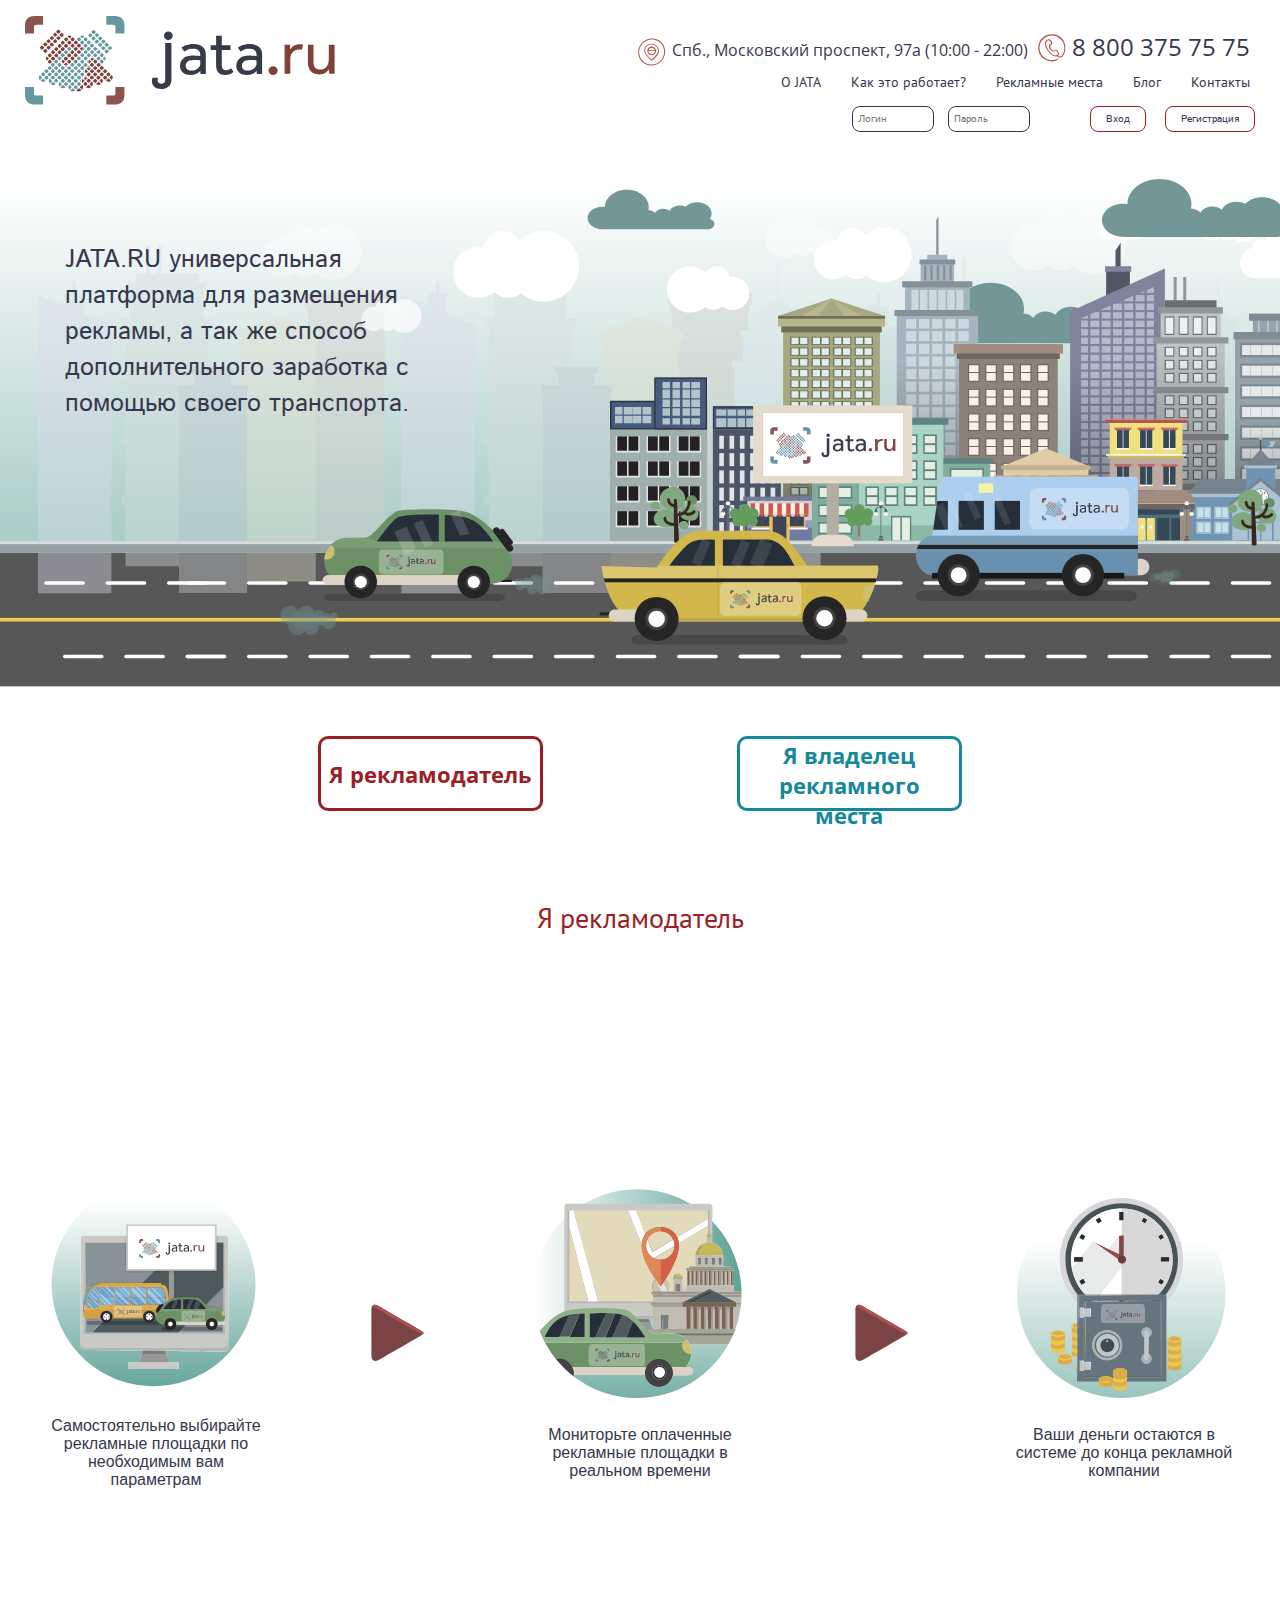
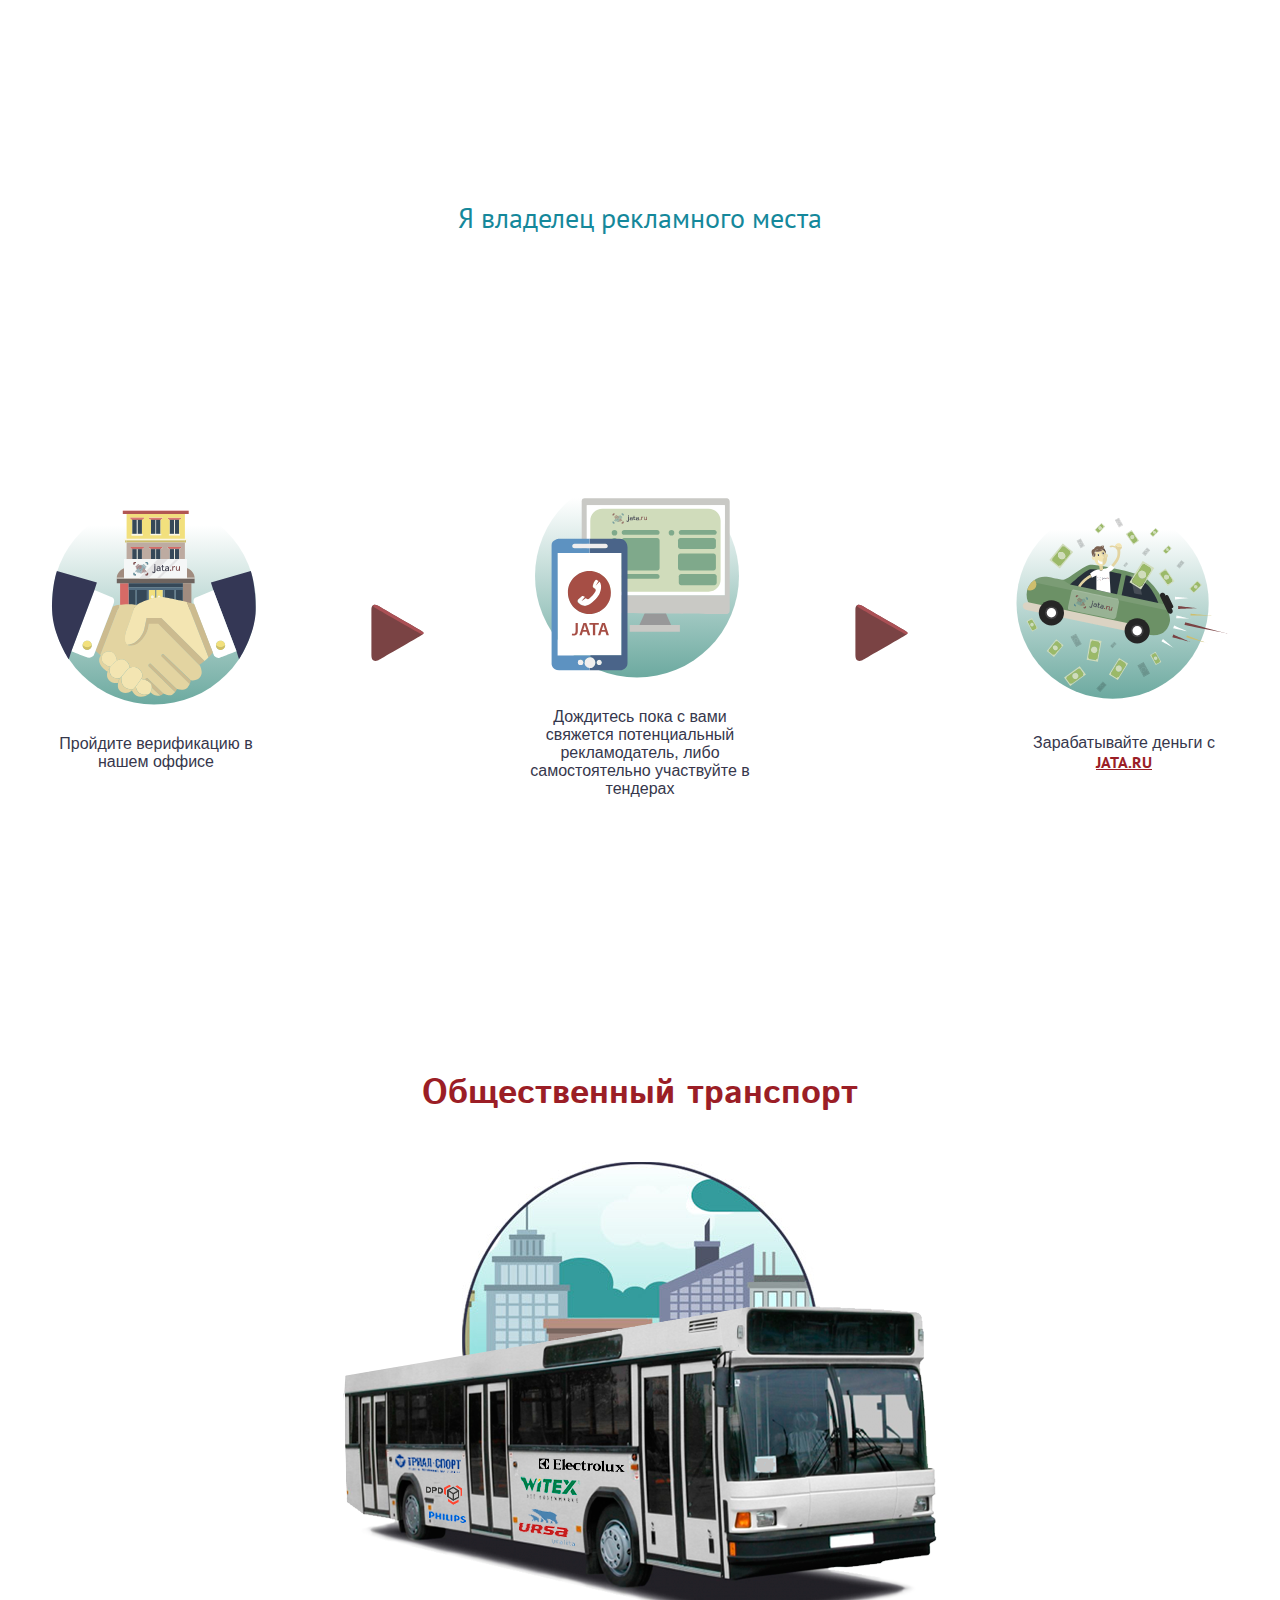
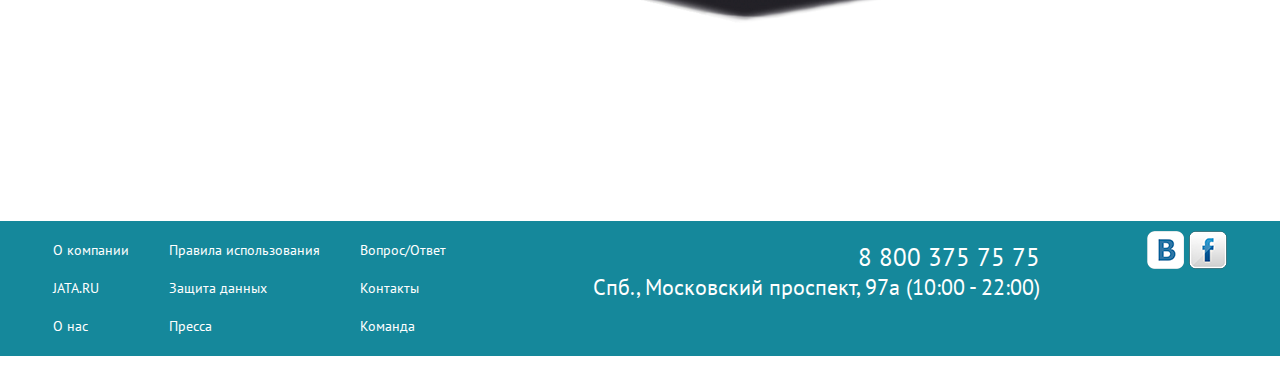
<file: index.html>
<!DOCTYPE html>
<html lang="en">
<head>
  <meta charset="UTF-8">
  <link rel="stylesheet" href="css/styles.css">
  <title>Dashboard</title>
</head>
<body>
<div class="body-wrapper">
  <div class="container">
    <header class="main-header main-header--index clearfix">
      <a href="/" class="logo">
        <img class="logo_img" src="./i/jata-logo.svg">
      </a>

      <div class="header-block">
        <address class="header-contacts">
          <div class="header-address ico-before ico-before-header ico-address">
            Cпб., Московский проспект, 97а (10:00 - 22:00)
          </div>
          <a href="tel:+78003757575" class="header-tel ico-before ico-before-header ico-phone">
            8 800 375 75 75
          </a>
        </address>

        <nav class="main-menu">
          <ul class="main-menu-list">
            <li class="main-menu-list__item">
              <a href="#" class="main-menu-list__link">О JATA</a>
            </li>
            <li class="main-menu-list__item">
              <a href="#" class="main-menu-list__link">Как это работает?</a>
            </li>
            <li class="main-menu-list__item">
              <a href="#" class="main-menu-list__link">Рекламные места</a>
            </li>
            <li class="main-menu-list__item">
              <a href="#" class="main-menu-list__link">Блог</a>
            </li>
            <li class="main-menu-list__item">
              <a href="#" class="main-menu-list__link">Контакты</a>
            </li>
          </ul>
        </nav>

        <form class="header-login">
          <input type="text" name="login" class="header-login__input" placeholder="Логин">
          <input type="password" name="password" class="header-login__input" placeholder="Пароль">


          <input type="submit" class="btn-red header-login__submit" value="Вход">

          <button class="btn-red">Регистрация</button>

        </form>
      </div>
    </header>

    <main class="main-index">
      <div class="first-screen">
        <div class="slider">
          <div class="slider-picture">
            <img src="pics/slide-1.svg" class="slider-picture__img">
          </div>
          <div class="slider-text">
            JATA.RU универсальная платформа для размещения рекламы, а так же способ дополнительного заработка с помощью своего транспорта.
          </div>
        </div>

        <div class="index-buttons">
          <button class="index-btn index-btn-advertiser">Я рекламодатель</button>
          <button class="index-btn index-btn-owner">Я владелец рекламного места</button>
        </div>

      </div>

      <div class="index-one-screen">
        <h2 class="index-one-screen__title index-one-screen__title-adveriser">Я рекламодатель</h2>
        <ul class="index-features">
          <li class="index-features__item">
            <div class="index-features__item-pic">
              <img src="i/advertiser-index-1.svg" class="index-features__item-img">
            </div>
            <div class="index-features__item-text">
              Самостоятельно выбирайте рекламные площадки по необходимым вам параметрам
            </div>
          </li>

          <li class="index-features__item">
            <div class="index-arrow"></div>
          </li>

          <li class="index-features__item">
            <div class="index-features__item-pic">
              <img src="i/advertiser-index-2.svg" class="index-features__item-img">
            </div>
            <div class="index-features__item-text">
              Мониторьте оплаченные рекламные площадки в реальном времени
            </div>
          </li>

          <li class="index-features__item">
            <div class="index-arrow"></div>
          </li>

          <li class="index-features__item">
            <div class="index-features__item-pic">
              <img src="i/advertiser-index-3.svg" class="index-features__item-img">
            </div>
            <div class="index-features__item-text">
              Ваши деньги остаются в системе до конца рекламной компании
            </div>
          </li>



        </ul>
      </div>

      <div class="index-one-screen">
        <h2 class="index-one-screen__title index-one-screen__title-owner">Я владелец рекламного места</h2>
        <ul class="index-features">
          <li class="index-features__item">
            <div class="index-features__item-pic">
              <img src="i/owner-index-1.svg" class="index-features__item-img">
            </div>
            <div class="index-features__item-text">
              Пройдите верификацию в нашем оффисе
            </div>
          </li>

          <li class="index-features__item">
            <div class="index-arrow"></div>
          </li>

          <li class="index-features__item">
            <div class="index-features__item-pic">
              <img src="i/owner-index-2.svg" class="index-features__item-img">
            </div>
            <div class="index-features__item-text">
              Дождитесь пока с вами свяжется потенциальный рекламодатель, либо самостоятельно участвуйте в тендерах
            </div>
          </li>

          <li class="index-features__item">
            <div class="index-arrow"></div>
          </li>

          <li class="index-features__item">
            <div class="index-features__item-pic">
              <img src="i/owner-index-3.svg" class="index-features__item-img">
            </div>
            <div class="index-features__item-text">
              Зарабатывайте деньги с <a href="/" class="text-link">JATA.RU</a>
            </div>
          </li>
        </ul>
      </div>

      <div class="index-last-slider">
        <h2 class="index-last-slider__title">Общественный транспорт</h2>
        <ul class="index-last-slider__list">
          <li class="index-last-slider__item">
            <img src="i/index-last-slider-1.png" class="index-last-slider__img">
          </li>

        </ul>

      </div>


    </main>


    <footer class="index-footer">
      <nav class="footer-nav">
        <ul class="footer-nav-list">
          <li class="footer-nav-list__item">
            <a href="" class="footer-nav-list__link">О компании</a>
          </li>
          <li class="footer-nav-list__item">
            <a href="" class="footer-nav-list__link">JATA.RU</a>
          </li>
          <li class="footer-nav-list__item">
            <a href="" class="footer-nav-list__link">О нас</a>
          </li>
          <li class="footer-nav-list__item">
            <a href="" class="footer-nav-list__link">Правила использования</a>
          </li>
          <li class="footer-nav-list__item">
            <a href="" class="footer-nav-list__link">Защита данных</a>
          </li>
          <li class="footer-nav-list__item">
            <a href="" class="footer-nav-list__link">Пресса</a>
          </li>
          <li class="footer-nav-list__item">
            <a href="" class="footer-nav-list__link">Вопрос/Ответ</a>
          </li>
          <li class="footer-nav-list__item">
            <a href="" class="footer-nav-list__link">Контакты</a>
          </li>
          <li class="footer-nav-list__item">
            <a href="" class="footer-nav-list__link">Команда</a>
          </li>


        </ul>
      </nav>

      <address class="footer-contacts">
        <div class="footer-tel">
          8 800 375 75 75
        </div>
        <div class="footer-address">
          Cпб., Московский проспект, 97а (10:00 - 22:00)
        </div>
      </address>

      <div class="social-icons">
        <ul class="social-icons-list">
          <li class="social-icons-list__item">
            <a href="" class="social-icons-list__link">
              <img src="i/vk-ico.png" class="social-icons-list__img">
            </a>
          </li>

          <li class="social-icons-list__item">
            <a href="" class="social-icons-list__link">
              <img src="i/fb-ico.png" class="social-icons-list__img">
            </a>
          </li>
        </ul>
      </div>


    </footer>


  </div>
</div>
</file>
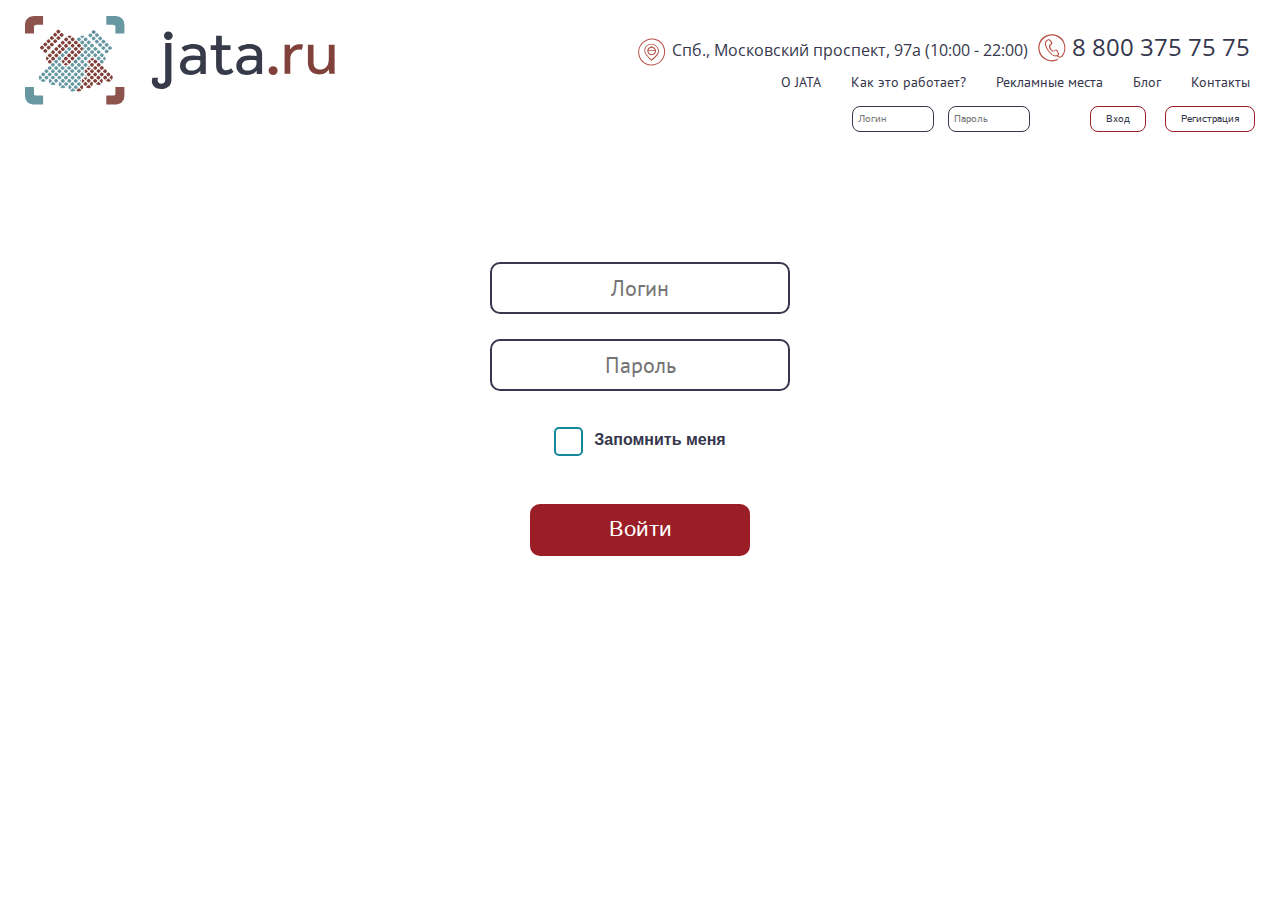
<file: auth.html>
<!DOCTYPE html>
<html lang="en">
<head>
  <meta charset="UTF-8">
  <link rel="stylesheet" href="css/styles.css">
  <title>Dashboard</title>
</head>
<body>
<div class="body-wrapper">
  <div class="container">
    <header class="main-header main-header--index clearfix">
      <a href="/" class="logo">
        <img class="logo_img" src="./i/jata-logo.svg">
      </a>

      <div class="header-block">
        <address class="header-contacts">
          <div class="header-address ico-before ico-before-header ico-address">
            Cпб., Московский проспект, 97а (10:00 - 22:00)
          </div>
          <a href="tel:+78003757575" class="header-tel ico-before ico-before-header ico-phone">
            8 800 375 75 75
          </a>
        </address>

        <nav class="main-menu">
          <ul class="main-menu-list">
            <li class="main-menu-list__item">
              <a href="#" class="main-menu-list__link">О JATA</a>
            </li>
            <li class="main-menu-list__item">
              <a href="#" class="main-menu-list__link">Как это работает?</a>
            </li>
            <li class="main-menu-list__item">
              <a href="#" class="main-menu-list__link">Рекламные места</a>
            </li>
            <li class="main-menu-list__item">
              <a href="#" class="main-menu-list__link">Блог</a>
            </li>
            <li class="main-menu-list__item">
              <a href="#" class="main-menu-list__link">Контакты</a>
            </li>
          </ul>
        </nav>

        <form class="header-login">
          <input type="text" name="login" class="header-login__input" placeholder="Логин">
          <input type="password" name="password" class="header-login__input" placeholder="Пароль">


          <input type="submit" class="btn-red header-login__submit" value="Вход">

          <button class="btn-red">Регистрация</button>

        </form>
      </div>
    </header>

    <main class="main-index">
      <form class="auth-form">
        <input type="text" name="login" placeholder="Логин" class="auth-form__input">
        <input type="password" name="password" placeholder="Пароль" class="auth-form__input">
        <input type="checkbox" name="remember-me" id="rememberme" class="auth-form__checkbox">
        <label for="rememberme" class="auth-form__checkbox-label">Запомнить меня</label>
        <input type="submit" class="auth-form__submit" value="Войти">

      </form>


    </main>




  </div>
</div>
</file>
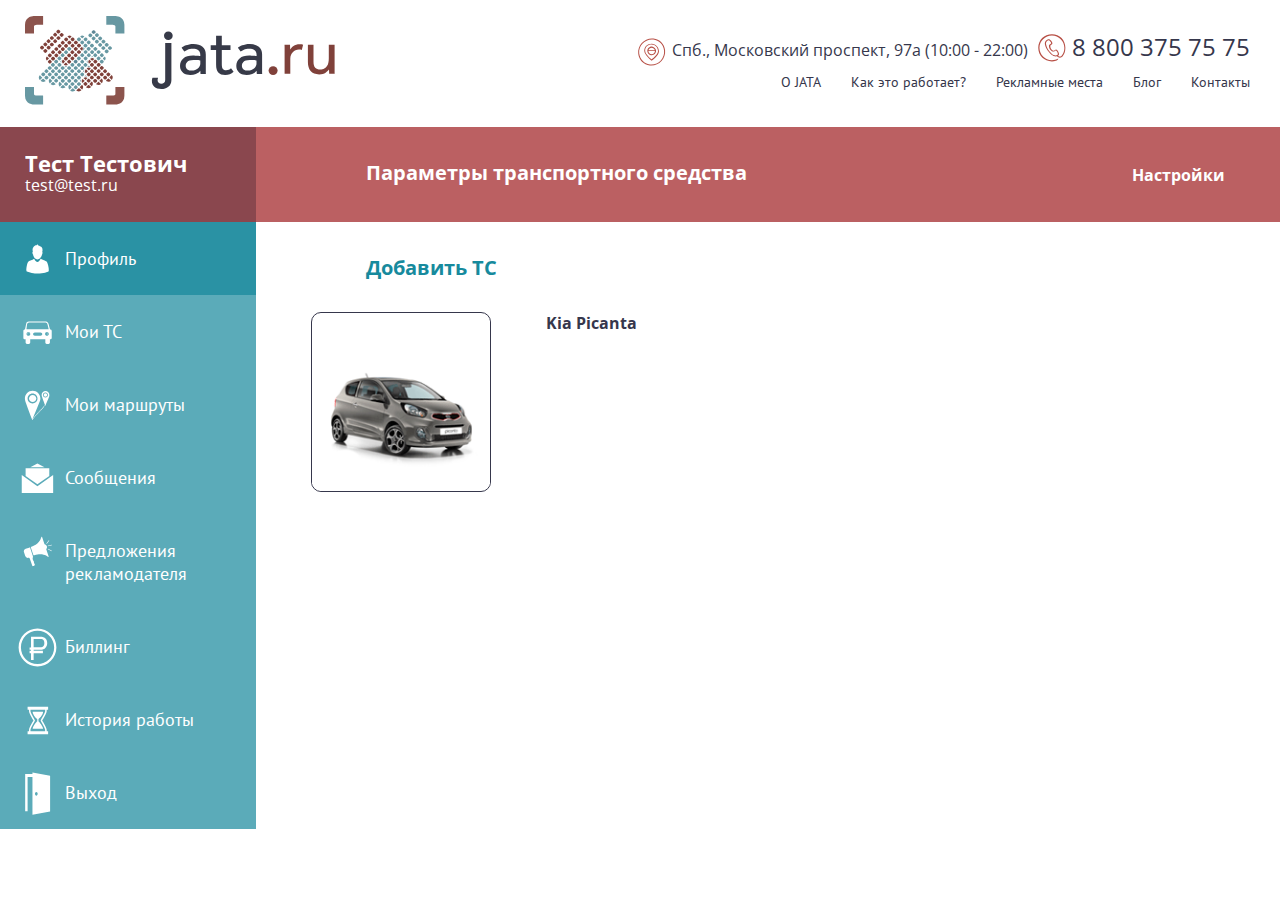
<file: my-cars.html>
<!DOCTYPE html>
<html lang="en">
<head>
  <meta charset="UTF-8">
  <link rel="stylesheet" href="css/styles.css">
  <title>Dashboard</title>
</head>
<body>
<div class="body-wrapper">
  <div class="container">
    <header class="main-header clearfix">
      <a href="/" class="logo">
        <img class="logo_img" src="./i/jata-logo.svg">
      </a>

      <div class="header-block">
        <address class="header-contacts">
          <div class="header-address ico-before ico-before-header ico-address">
            Cпб., Московский проспект, 97а (10:00 - 22:00)
          </div>
          <a href="tel:+78003757575" class="header-tel ico-before ico-before-header ico-phone">
            8 800 375 75 75
          </a>
        </address>

        <nav class="main-menu">
          <ul class="main-menu-list">
            <li class="main-menu-list__item">
              <a href="#" class="main-menu-list__link">О JATA</a>
            </li>
            <li class="main-menu-list__item">
              <a href="#" class="main-menu-list__link">Как это работает?</a>
            </li>
            <li class="main-menu-list__item">
              <a href="#" class="main-menu-list__link">Рекламные места</a>
            </li>
            <li class="main-menu-list__item">
              <a href="#" class="main-menu-list__link">Блог</a>
            </li>
            <li class="main-menu-list__item">
              <a href="#" class="main-menu-list__link">Контакты</a>
            </li>
          </ul>
        </nav>
      </div>
    </header>

    <div class="main-wrapper clearfix">
      <aside class="sidebar">
        <header class="sidebar__header">
          <div class="sidebar__username">
            Тест Тестович Тестов
          </div>
          <div class="sidebar__usermail">
            test@test.ru
          </div>
        </header>

        <nav class="sidebar__menu">
          <ul class="sidebar-menu-list">
            <li class="sidebar-menu-list__item">
              <a href="profile.html" class="sidebar-menu-list__link active ico-before ico-before-sidebar ico-profile">Профиль</a>
            </li>

            <li class="sidebar-menu-list__item">
              <a href="my-cars.html" class="sidebar-menu-list__link ico-before ico-before-sidebar ico-ts">Мои ТС</a>
            </li>

            <li class="sidebar-menu-list__item">
              <a href="" class="sidebar-menu-list__link ico-before ico-before-sidebar ico-routes">Мои маршруты</a>
            </li>

            <li class="sidebar-menu-list__item">
              <a href="" class="sidebar-menu-list__link ico-before ico-before-sidebar ico-messages">Сообщения</a>
            </li>

            <li class="sidebar-menu-list__item">
              <a href="" class="sidebar-menu-list__link ico-before ico-before-sidebar ico-megafon">Предложения рекламодателя</a>
            </li>

            <li class="sidebar-menu-list__item">
              <a href="" class="sidebar-menu-list__link ico-before ico-before-sidebar ico-billing">Биллинг</a>
            </li>

            <li class="sidebar-menu-list__item">
              <a href="" class="sidebar-menu-list__link ico-before ico-before-sidebar ico-history">История работы</a>
            </li>

            <li class="sidebar-menu-list__item">
              <a href="" class="sidebar-menu-list__link ico-before ico-before-sidebar ico-exit">Выход</a>
            </li>

          </ul>
        </nav>

      </aside>

      <main class="main-content">
        <header class="main-content__header clearfix">
          <h1 class="main-content__header__title">Параметры транспортного средства</h1>
          <a href="" class="main-content__header__settings-link">Настройки</a>
        </header>

        <div class="main-content__page">
          <a href="" class="main-content__title-link"><h2 class="main-content__title">Добавить ТС</h2></a>

          <ul class="user-transport-list">
            <li class="user-transport-list-item">

              <div class="user-transport-list-item__img-cell">
                <img src="pics/ts1.gif" class="transport-img">
              </div>

              <div class="user-transport-list-item__info">
                <h3 class="user-transport-list-item__title">Kia Picanta</h3>
              </div>
            </li>
          </ul>

        </div>

      </main>
    </div>
  </div>
</div>

</body>
</html>
</file>
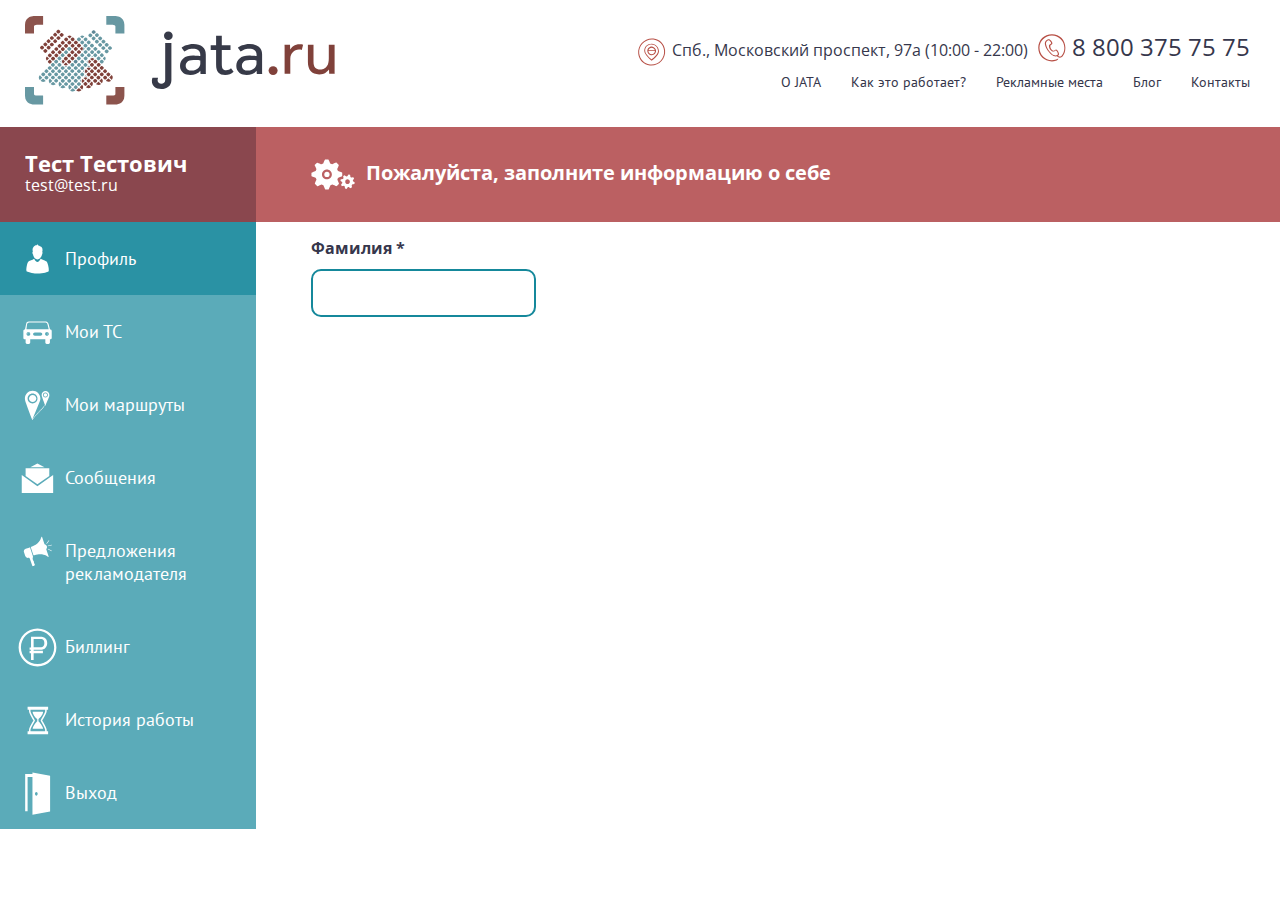
<file: profile-new.html>
<!DOCTYPE html>
<html lang="en">
<head>
  <meta charset="UTF-8">
  <link rel="stylesheet" href="css/styles.css">
  <title>Dashboard</title>
</head>
<body>
<div class="body-wrapper">
  <div class="container">
    <header class="main-header clearfix">
      <a href="/" class="logo">
        <img class="logo_img" src="./i/jata-logo.svg">
      </a>

      <div class="header-block">
        <address class="header-contacts">
          <div class="header-address ico-before ico-before-header ico-address">
            Cпб., Московский проспект, 97а (10:00 - 22:00)
          </div>
          <a href="tel:+78003757575" class="header-tel ico-before ico-before-header ico-phone">
            8 800 375 75 75
          </a>
        </address>

        <nav class="main-menu">
          <ul class="main-menu-list">
            <li class="main-menu-list__item">
              <a href="#" class="main-menu-list__link">О JATA</a>
            </li>
            <li class="main-menu-list__item">
              <a href="#" class="main-menu-list__link">Как это работает?</a>
            </li>
            <li class="main-menu-list__item">
              <a href="#" class="main-menu-list__link">Рекламные места</a>
            </li>
            <li class="main-menu-list__item">
              <a href="#" class="main-menu-list__link">Блог</a>
            </li>
            <li class="main-menu-list__item">
              <a href="#" class="main-menu-list__link">Контакты</a>
            </li>
          </ul>
        </nav>
      </div>
    </header>

    <div class="main-wrapper clearfix">
      <aside class="sidebar">
        <header class="sidebar__header">
          <div class="sidebar__username">
            Тест Тестович Тестов
          </div>
          <div class="sidebar__usermail">
            test@test.ru
          </div>
        </header>

        <nav class="sidebar__menu">
          <ul class="sidebar-menu-list">
            <li class="sidebar-menu-list__item">
              <a href="profile.html" class="sidebar-menu-list__link active ico-before ico-before-sidebar ico-profile">Профиль</a>
            </li>

            <li class="sidebar-menu-list__item">
              <a href="my-cars.html" class="sidebar-menu-list__link ico-before ico-before-sidebar ico-ts">Мои ТС</a>
            </li>

            <li class="sidebar-menu-list__item">
              <a href="" class="sidebar-menu-list__link ico-before ico-before-sidebar ico-routes">Мои маршруты</a>
            </li>

            <li class="sidebar-menu-list__item">
              <a href="" class="sidebar-menu-list__link ico-before ico-before-sidebar ico-messages">Сообщения</a>
            </li>

            <li class="sidebar-menu-list__item">
              <a href="" class="sidebar-menu-list__link ico-before ico-before-sidebar ico-megafon">Предложения рекламодателя</a>
            </li>

            <li class="sidebar-menu-list__item">
              <a href="" class="sidebar-menu-list__link ico-before ico-before-sidebar ico-billing">Биллинг</a>
            </li>

            <li class="sidebar-menu-list__item">
              <a href="" class="sidebar-menu-list__link ico-before ico-before-sidebar ico-history">История работы</a>
            </li>

            <li class="sidebar-menu-list__item">
              <a href="" class="sidebar-menu-list__link ico-before ico-before-sidebar ico-exit">Выход</a>
            </li>

          </ul>
        </nav>

      </aside>

      <main class="main-content">
        <header class="main-content__header clearfix">
          <h1 class="main-content__header__title ico-before ico-settings2">Пожалуйста, заполните информацию о себе</h1>
        </header>

        <div class="main-content__page">
          <form class="profile-form">
            <div class="profile__fields">
              <div class="profile-field">
                <div class="profile-field__lcell">
                  <label class="profile-field__label">Фамилия *</label>
                  <input type="text" class="dashboard-input-text dashboard-input-text-profile">
                </div>

                <div class="profile-field__rcell">

                </div>
              </div>

          </div>
          </form>


        </div>

      </main>
    </div>
  </div>
</div>

</body>
</html>
</file>
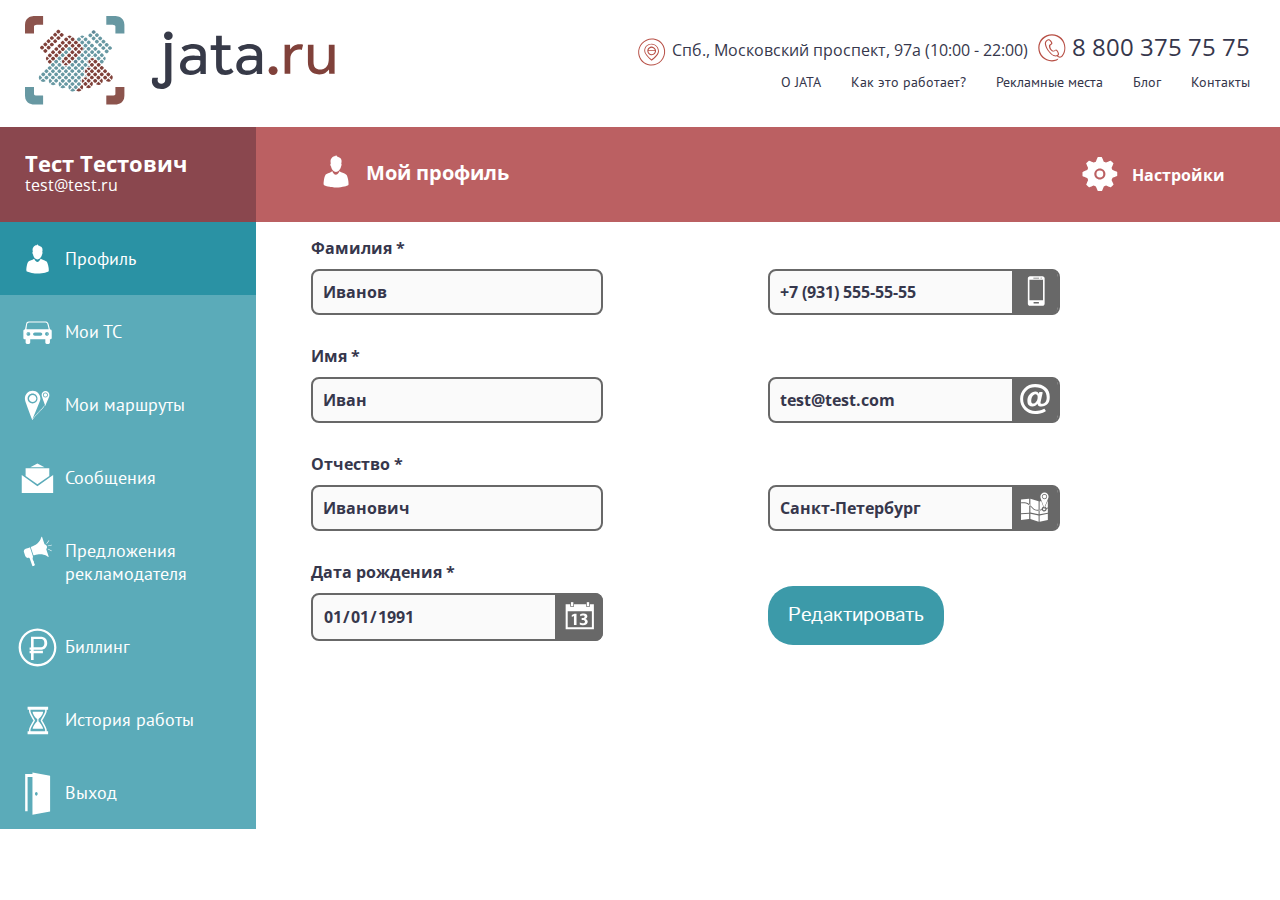
<file: profile.html>
<!DOCTYPE html>
<html lang="en">
<head>
  <meta charset="UTF-8">
  <link rel="stylesheet" href="css/styles.css">
  <title>Dashboard</title>
</head>
<body>
<div class="body-wrapper">
  <div class="container">
    <header class="main-header clearfix">
      <a href="/" class="logo">
        <img class="logo_img" src="./i/jata-logo.svg">
      </a>

      <div class="header-block">
        <address class="header-contacts">
          <div class="header-address ico-before ico-before-header ico-address">
            Cпб., Московский проспект, 97а (10:00 - 22:00)
          </div>
          <a href="tel:+78003757575" class="header-tel ico-before ico-before-header ico-phone">
            8 800 375 75 75
          </a>
        </address>

        <nav class="main-menu">
          <ul class="main-menu-list">
            <li class="main-menu-list__item">
              <a href="#" class="main-menu-list__link">О JATA</a>
            </li>
            <li class="main-menu-list__item">
              <a href="#" class="main-menu-list__link">Как это работает?</a>
            </li>
            <li class="main-menu-list__item">
              <a href="#" class="main-menu-list__link">Рекламные места</a>
            </li>
            <li class="main-menu-list__item">
              <a href="#" class="main-menu-list__link">Блог</a>
            </li>
            <li class="main-menu-list__item">
              <a href="#" class="main-menu-list__link">Контакты</a>
            </li>
          </ul>
        </nav>
      </div>
    </header>

    <div class="main-wrapper clearfix">
     <aside class="sidebar">
       <header class="sidebar__header">
         <div class="sidebar__username">
           Тест Тестович Тестов
         </div>
         <div class="sidebar__usermail">
           test@test.ru
         </div>
       </header>

       <nav class="sidebar__menu">
         <ul class="sidebar-menu-list">
           <li class="sidebar-menu-list__item">
             <a href="profile.html" class="sidebar-menu-list__link active ico-before ico-before-sidebar ico-profile">Профиль</a>
           </li>

           <li class="sidebar-menu-list__item">
             <a href="my-cars.html" class="sidebar-menu-list__link ico-before ico-before-sidebar ico-ts">Мои ТС</a>
           </li>

           <li class="sidebar-menu-list__item">
             <a href="" class="sidebar-menu-list__link ico-before ico-before-sidebar ico-routes">Мои маршруты</a>
           </li>

           <li class="sidebar-menu-list__item">
             <a href="" class="sidebar-menu-list__link ico-before ico-before-sidebar ico-messages">Сообщения</a>
           </li>

           <li class="sidebar-menu-list__item">
             <a href="" class="sidebar-menu-list__link ico-before ico-before-sidebar ico-megafon">Предложения рекламодателя</a>
           </li>

           <li class="sidebar-menu-list__item">
             <a href="" class="sidebar-menu-list__link ico-before ico-before-sidebar ico-billing">Биллинг</a>
           </li>

           <li class="sidebar-menu-list__item">
             <a href="" class="sidebar-menu-list__link ico-before ico-before-sidebar ico-history">История работы</a>
           </li>

           <li class="sidebar-menu-list__item">
             <a href="" class="sidebar-menu-list__link ico-before ico-before-sidebar ico-exit">Выход</a>
           </li>

         </ul>
       </nav>

     </aside>

     <main class="main-content">
       <header class="main-content__header clearfix">
         <h1 class="main-content__header__title ico-before ico-profile">Мой профиль</h1>
         <a href="" class="main-content__header__settings-link ico-before ico-settings">Настройки</a>
       </header>

       <div class="main-content__page">
         <form class="profile__fields">

           <div class="profile-field">
             <label class="profile-field__label" for="family-name">Фамилия *</label>
             <input type="text" name="family-name" id="family-name" class="profile-field__input profile-field__input-disabled" value="Иванов" disabled>
           </div>

           <div class="profile-field">
             <label class="profile-field__label" for="first-name">Имя *</label>
             <input type="text" name="first-name" id="first-name" class="profile-field__input profile-field__input-disabled" value="Иван" disabled>
           </div>

           <div class="profile-field">
             <label class="profile-field__label" for="middle-name">Отчество *</label>
             <input type="text" name="middle-name" id="middle-name" class="profile-field__input profile-field__input-disabled" value="Иванович" disabled>
           </div>

           <div class="profile-field">
             <label class="profile-field__label" for="middle-name">Дата рождения *</label>
             <input type="date" name="birthday" id="birthday" class="profile-field__input profile-field__input-disabled " value="1991-01-01" disabled>
             <span class="ico-after ico-date"></span>
           </div>

           <div class="profile-field">
             <label class="profile-field__label" for="phone"></label>
             <input type="text" name="birthday" id="phone" class="profile-field__input profile-field__input-disabled" value="+7 (931) 555-55-55" disabled>
             <span class="ico-after ico-mobile"></span>
           </div>

           <div class="profile-field">
             <label class="profile-field__label" for="email"></label>
             <input type="email" name="email" id="email" class="profile-field__input profile-field__input-disabled " value="test@test.com" disabled>
             <span class="ico-after ico-email"></span>
           </div>

           <div class="profile-field">
             <label class="profile-field__label" for="city"></label>
             <input type="text" name="city" id="city" class="profile-field__input profile-field__input-disabled " value="Санкт-Петербург" disabled>
             <span class="ico-after ico-map"></span>

           </div>

           <button class="btn-blue">Редактировать</button>

         </form>

       </div>

     </main>
    </div>
  </div>
</div>

</body>
</html>
</file>
<file: css/styles.css>
@import url(https://fonts.googleapis.com/css?family=PT+Sans&subset=latin,cyrillic);
@import url(https://fonts.googleapis.com/css?family=Open+Sans:400,600,300&subset=latin,cyrillic);
@import url(https://fonts.googleapis.com/css?family=Istok+Web&subset=latin,cyrillic);
/*! normalize-scss | MIT/GPLv2 License | bit.ly/normalize-scss */
/**
 * 1. Set default font family to sans-serif.
 * 2. Prevent iOS and IE text size adjust after device orientation change,
 *    without disabling user zoom.
 */
html {
  font-family: sans-serif;
  /* 1 */
  -ms-text-size-adjust: 100%;
  /* 2 */
  -webkit-text-size-adjust: 100%;
  /* 2 */ }

/**
 * Remove default margin.
 */
body {
  margin: 0; }

/* HTML5 display definitions
   ========================================================================== */
/**
 * Correct `block` display not defined for any HTML5 element in IE 8/9.
 * Correct `block` display not defined for `details` or `summary` in IE 10/11
 * and Firefox.
 * Correct `block` display not defined for `main` in IE 11.
 */
article,
aside,
details,
figcaption,
figure,
footer,
header,
hgroup,
main,
menu,
nav,
section,
summary {
  display: block; }

/**
 * 1. Correct `inline-block` display not defined in IE 8/9.
 * 2. Normalize vertical alignment of `progress` in Chrome, Firefox, and Opera.
 */
audio,
canvas,
progress,
video {
  display: inline-block;
  /* 1 */
  vertical-align: baseline;
  /* 2 */ }

/**
 * Prevent modern browsers from displaying `audio` without controls.
 * Remove excess height in iOS 5 devices.
 */
audio:not([controls]) {
  display: none;
  height: 0; }

/**
 * Address `[hidden]` styling not present in IE 8/9/10.
 */
[hidden] {
  display: none; }

/**
 * Hide the `template` element in IE 8/9/10/11, Safari, and Firefox < 22.
 */
template {
  display: none; }

/* Links
   ========================================================================== */
/**
 * Remove the gray background color from active links in IE 10.
 */
a {
  background-color: transparent; }

/**
 * Improve readability of focused elements when they are also in an
 * active/hover state.
 */
a:active,
a:hover {
  outline: 0; }

/* Text-level semantics
   ========================================================================== */
/**
 * Address styling not present in IE 8/9/10/11, Safari, and Chrome.
 */
abbr[title] {
  border-bottom: 1px dotted; }

/**
 * Address style set to `bolder` in Firefox 4+, Safari, and Chrome.
 */
b,
strong {
  font-weight: bold; }

/**
 * Address styling not present in Safari and Chrome.
 */
dfn {
  font-style: italic; }

/**
 * Address variable `h1` font-size and margin within `section` and `article`
 * contexts in Firefox 4+, Safari, and Chrome.
 */
h1 {
  font-size: 2em;
  /* Set 1 unit of vertical rhythm on the top and bottom margins. */
  margin: 0.75em 0; }

/**
 * Address styling not present in IE 8/9.
 */
mark {
  background: #ff0;
  color: #000; }

/**
 * Address inconsistent and variable font size in all browsers.
 */
small {
  font-size: 80%; }

/**
 * Prevent `sub` and `sup` affecting `line-height` in all browsers.
 */
sub,
sup {
  font-size: 75%;
  line-height: 0;
  position: relative;
  vertical-align: baseline; }

sup {
  top: -0.5em; }

sub {
  bottom: -0.25em; }

/* Embedded content
   ========================================================================== */
/**
 * Remove border when inside `a` element in IE 8/9/10.
 */
img {
  border: 0; }

/**
 * Correct overflow not hidden in IE 9/10/11.
 */
svg:not(:root) {
  overflow: hidden; }

/* Grouping content
   ========================================================================== */
/**
 * Address margin not present in IE 8/9 and Safari.
 */
figure {
  margin: 1.5em 40px; }

/**
 * Address differences between Firefox and other browsers.
 */
hr {
  box-sizing: content-box;
  height: 0; }

/**
 * Contain overflow in all browsers.
 */
pre {
  overflow: auto; }

/**
 * Address odd `em`-unit font size rendering in all browsers.
 */
code,
kbd,
pre,
samp {
  font-family: monospace, monospace;
  font-size: 1em; }

/* Forms
   ========================================================================== */
/**
 * Known limitation: by default, Chrome and Safari on OS X allow very limited
 * styling of `select`, unless a `border` property is set.
 */
/**
 * 1. Correct color not being inherited.
 *    Known issue: affects color of disabled elements.
 * 2. Correct font properties not being inherited.
 * 3. Address margins set differently in Firefox 4+, Safari, and Chrome.
 * 4. Address `font-family` inconsistency between `textarea` and other form in IE 7
 * 5. Improve appearance and consistency with IE 6/7.
 */
button,
input,
optgroup,
select,
textarea {
  color: inherit;
  /* 1 */
  font: inherit;
  /* 2 */
  margin: 0;
  /* 3 */ }

/**
 * Address `overflow` set to `hidden` in IE 8/9/10/11.
 */
button {
  overflow: visible; }

/**
 * Address inconsistent `text-transform` inheritance for `button` and `select`.
 * All other form control elements do not inherit `text-transform` values.
 * Correct `button` style inheritance in Firefox, IE 8/9/10/11, and Opera.
 * Correct `select` style inheritance in Firefox.
 */
button,
select {
  text-transform: none; }

/**
 * 1. Avoid the WebKit bug in Android 4.0.* where (2) destroys native `audio`
 *    and `video` controls.
 * 2. Correct inability to style clickable `input` types in iOS.
 * 3. Improve usability and consistency of cursor style between image-type
 *    `input` and others.
 * 4. Remove inner spacing in IE 7 without affecting normal text inputs.
 *    Known issue: inner spacing remains in IE 6.
 */
button,
html input[type="button"],
input[type="reset"],
input[type="submit"] {
  -webkit-appearance: button;
  /* 2 */
  cursor: pointer;
  /* 3 */ }

/**
 * Re-set default cursor for disabled elements.
 */
button[disabled],
html input[disabled] {
  cursor: default; }

/**
 * Remove inner padding and border in Firefox 4+.
 */
button::-moz-focus-inner,
input::-moz-focus-inner {
  border: 0;
  padding: 0; }

/**
 * Address Firefox 4+ setting `line-height` on `input` using `!important` in
 * the UA stylesheet.
 */
input {
  line-height: normal; }

/**
 * It's recommended that you don't attempt to style these elements.
 * Firefox's implementation doesn't respect box-sizing, padding, or width.
 *
 * 1. Address box sizing set to `content-box` in IE 8/9/10.
 * 2. Remove excess padding in IE 8/9/10.
 * 3. Remove excess padding in IE 7.
 *    Known issue: excess padding remains in IE 6.
 */
input[type="checkbox"],
input[type="radio"] {
  box-sizing: border-box;
  /* 1 */
  padding: 0;
  /* 2 */ }

/**
 * Fix the cursor style for Chrome's increment/decrement buttons. For certain
 * `font-size` values of the `input`, it causes the cursor style of the
 * decrement button to change from `default` to `text`.
 */
input[type="number"]::-webkit-inner-spin-button,
input[type="number"]::-webkit-outer-spin-button {
  height: auto; }

/**
 * 1. Address `appearance` set to `searchfield` in Safari and Chrome.
 * 2. Address `box-sizing` set to `border-box` in Safari and Chrome.
 */
input[type="search"] {
  -webkit-appearance: textfield;
  /* 1 */
  box-sizing: content-box;
  /* 2 */
  /**
   * Remove inner padding and search cancel button in Safari and Chrome on OS X.
   * Safari (but not Chrome) clips the cancel button when the search input has
   * padding (and `textfield` appearance).
   */ }
  input[type="search"]::-webkit-search-cancel-button, input[type="search"]::-webkit-search-decoration {
    -webkit-appearance: none; }

/**
 * Define consistent border, margin, and padding.
 */
fieldset {
  border: 1px solid #c0c0c0;
  margin: 0 2px;
  padding: 0.35em 0.625em 0.75em; }

/**
 * 1. Correct `color` not being inherited in IE 8/9/10/11.
 * 2. Remove padding so people aren't caught out if they zero out fieldsets.
 * 3. Correct alignment displayed oddly in IE 6/7.
 */
legend {
  border: 0;
  /* 1 */
  padding: 0;
  /* 2 */ }

/**
 * Remove default vertical scrollbar in IE 8/9/10/11.
 */
textarea {
  overflow: auto; }

/**
 * Don't inherit the `font-weight` (applied by a rule above).
 * NOTE: the default cannot safely be changed in Chrome and Safari on OS X.
 */
optgroup {
  font-weight: bold; }

/* Tables
   ========================================================================== */
/**
 * Remove most spacing between table cells.
 */
table {
  border-collapse: collapse;
  border-spacing: 0; }

td,
th {
  padding: 0; }

* {
  box-sizing: border-box; }

ul {
  margin: 0;
  padding: 0;
  list-style-type: none; }

input:focus {
  outline: none; }

.body-wrapper {
  background: #ffffff;
  color: #36374c;
  display: flex;
  flex-direction: column;
  min-height: 100vh;
  margin: 0; }

.container {
  margin: 0 auto;
  width: 100%;
  min-width: 1024px; }

.clearfix:after {
  content: '';
  display: block;
  clear: both; }

.text-link {
  color: #9b1e26;
  font-weight: bold;
  font-family: 'PT Sans', sans-serif; }

.main-header {
  padding: 15px 25px;
  height: 127px; }

.main-header--index {
  height: 162px; }

.main-menu, .sidebar-menu-list__link {
  font-family: 'PT Sans', sans-serif; }

.header-contacts {
  font-family: 'Open Sans', sans-serif; }

.logo {
  display: block;
  float: left; }

.logo_img {
  width: 310px;
  height: 90px; }

.header-block {
  float: right; }

.header-contacts {
  font-style: normal;
  padding: 10px 0 0; }

.header-tel {
  position: relative;
  display: inline-block;
  padding: 5px 5px 0 35px;
  text-decoration: none;
  font-size: 24px;
  color: #36374c; }

.header-address {
  position: relative;
  display: inline-block;
  padding: 5px 5px 0 35px;
  font-size: 16px; }

.main-menu {
  padding: 10px 5px 0; }

.main-menu-list {
  font-size: 0;
  text-align: right; }

.main-menu-list__item {
  display: inline-block;
  margin-left: 30px; }

.main-menu-list__link {
  font-size: 14px;
  text-decoration: none;
  color: #36374c; }
  .main-menu-list__link:hover {
    font-weight: bold;
    text-decoration: underline; }

.header-login {
  padding: 15px 0;
  text-align: right; }

.header-login__input {
  width: 82px;
  padding: 5px;
  margin: 0 10px 0 0;
  font-family: 'Istok Web', sans-serif;
  font-size: 10px;
  border: 1px solid #36374c;
  border-radius: 8px; }

.btn-red {
  padding: 5px 15px;
  font-family: 'Istok Web', sans-serif;
  font-size: 10px;
  background: #ffffff;
  border: 1px solid #9b1e26;
  border-radius: 8px; }
  .btn-red:hover {
    background: #9b1e26;
    color: #ffffff; }

.header-login__submit {
  margin: 0 15px 0 45px; }

.sidebar {
  width: 20%;
  float: left; }

.sidebar__header {
  height: 95px;
  padding: 25px 0 0 25px;
  background: #8a474e; }
  .sidebar__header:hover {
    background: #9e1c20; }

.sidebar__username {
  height: 1em;
  overflow: hidden;
  font-family: 'Open Sans', sans-serif;
  font-size: 22px;
  font-weight: bold;
  line-height: 22px;
  color: #ffffff; }

.sidebar__usermail {
  font-family: 'Open Sans', sans-serif;
  font-size: 16px;
  color: #ffffff; }

.sidebar-menu-list__link {
  position: relative;
  vertical-align: middle;
  display: block;
  min-height: 70px;
  padding: 25px 0 25px 65px;
  background: #5babb9;
  text-decoration: none;
  font-size: 18px;
  color: #ffffff; }
  .sidebar-menu-list__link:hover, .sidebar-menu-list__link.active {
    background: #2a92a4; }

.main-content {
  float: left;
  width: 80%; }

.main-content__header {
  height: 95px;
  padding: 0 55px;
  background: #bb6062; }

.main-content__header__title {
  display: block;
  position: relative;
  float: left;
  padding: 36px 0 36px 55px;
  margin: 0;
  font-family: 'Open Sans', sans-serif;
  font-size: 20px;
  line-height: 20px;
  font-weight: bold;
  color: #ffffff; }

.ico-before:before {
  content: '';
  display: block;
  position: absolute;
  left: 0;
  top: 20px;
  width: 50px;
  height: 50px;
  background-repeat: no-repeat; }

.ico-after {
  display: block;
  position: absolute;
  left: 244px;
  top: 32px;
  width: 46px;
  height: 46px;
  border-radius: 0 8px 8px 0; }

.ico-before-sidebar:before {
  width: 45px;
  height: 45px;
  top: 15px;
  left: 15px; }

.ico-before-header:before {
  width: 30px;
  height: 30px; }

.ico-before-content:before {
  width: 30px;
  height: 30px;
  top: 5px;
  left: 8px; }

.ico-before-edit:before {
  width: 20px;
  height: 20px;
  top: 15px; }

.ico-profile:before {
  background-image: url("../i/profile-ico.svg"); }

.ico-ts:before {
  background-image: url("../i/ts-ico.svg"); }

.ico-routes:before {
  background-image: url("../i/routes-ico.svg"); }

.ico-messages:before {
  background-image: url("../i/messages-ico.svg"); }

.ico-megafon:before {
  background-image: url("../i/megafon-ico.svg"); }

.ico-billing:before {
  background-image: url("../i/billing-ico.svg"); }

.ico-history:before {
  background-image: url("../i/history-ico.svg"); }

.ico-exit:before {
  background-image: url("../i/exit-ico.svg"); }

.ico-address:before {
  top: 3px;
  background-image: url("../i/address-ico.svg"); }

.ico-phone:before {
  top: 8px;
  background-image: url("../i/phone-ico.svg"); }

.ico-date {
  background: url("../i/date-ico.svg") 10px 7px #686868 no-repeat;
  background-size: 30px 30px;
  width: 48px;
  height: 48px; }

.ico-mobile {
  background: url("../i/mobile-ico.svg") 9px 7px #686868 no-repeat;
  background-size: 30px 30px; }

.ico-email {
  background: url("../i/email-ico.svg") 8px 7px #686868 no-repeat;
  background-size: 30px 30px; }

.ico-map {
  background: url("../i/map-ico.svg") 8px 7px #686868 no-repeat;
  background-size: 30px 30px; }

.ico-pencil:before {
  background-image: url("../i/pencil-ico.svg"); }

.ico-settings:before {
  width: 45px;
  height: 45px;
  top: 25px;
  background-image: url("../i/settings-ico.svg");
  transition: 2s linear; }

.ico-settings2:before {
  width: 45px;
  height: 45px;
  top: 25px;
  background-image: url("../i/settings2-ico.svg"); }

.main-content__header__settings-link {
  display: block;
  position: relative;
  float: right;
  padding: 40px 0 40px 55px;
  text-decoration: none;
  font-family: 'Open Sans', sans-serif;
  font-size: 16px;
  line-height: 16px;
  font-weight: bold;
  color: #ffffff;
  transition: 2s linear; }
  .main-content__header__settings-link:hover:before {
    -webkit-transform: rotate(100deg);
    transform: rotate(100deg); }

.main-content__page {
  padding: 15px 55px; }

.profile__fields {
  display: flex;
  flex-direction: column;
  flex-wrap: wrap;
  height: 450px;
  margin: 0 0 45px;
  font-family: 'Open Sans', sans-serif;
  font-size: 16px;
  font-weight: bold; }

.profile-field {
  position: relative;
  margin: 0 0 30px; }

.profile-field__label {
  margin: 0 0 10px;
  min-height: 22px; }

.profile-field__input {
  position: relative;
  width: 292px;
  padding: 10px;
  border: 2px solid #686868;
  border-radius: 8px; }

.main-content__title {
  display: block;
  padding: 0 0 15px 55px;
  font-family: 'Open Sans', sans-serif;
  font-size: 20px;
  font-weight: bold;
  color: #178a9d; }

.main-content__title-link {
  text-decoration: none; }

.user-transport-list {
  list-style-type: none;
  margin: 0;
  padding: 0; }

.user-transport-list-item {
  position: relative;
  padding: 0 0 0 235px; }

.user-transport-list-item__img-cell {
  position: absolute;
  left: 0;
  top: 0;
  width: 180px;
  height: 180px;
  border: 1px solid #36374c;
  border-radius: 10px; }

.user-transport-list-item__title {
  font-family: 'Open Sans', sans-serif;
  font-size: 16px;
  font-weight: bold;
  color: #36374c; }

.transport-img {
  width: 100%;
  height: 100%; }

.edit-field-link {
  display: block;
  padding: 0 0 0 30px;
  text-decoration: none;
  font-family: 'Open Sans', sans-serif;
  font-size: 10px;
  color: #9e1d22; }
  .edit-field-link:hover {
    text-decoration: underline; }

.btn-blue {
  align-self: baseline;
  margin: 25px 0 0;
  padding: 15px 20px;
  background: #3c9aa9;
  border: 0;
  font-family: 'Istok Web', sans-serif;
  font-size: 20px;
  font-weight: normal;
  text-align: center;
  color: #ffffff;
  border-radius: 25px; }
  .btn-blue:hover {
    background: #9c2027; }

.profile-field__label {
  display: block; }

.dashboard-input-text {
  border: 2px solid #15889b;
  font-size: 15px;
  padding: 12px;
  border-radius: 10px; }

.main-index {
  display: flex;
  flex-direction: column;
  flex: 1;
  clear: both; }

.slider {
  position: relative;
  overflow: hidden;
  max-height: calc(100vh - 313px); }

.slider-picture {
  width: 100%;
  height: 100%; }

.slider-picture__img {
  width: 100%;
  height: auto; }

.slider-text {
  display: block;
  position: absolute;
  top: 80px;
  left: 65px;
  width: 400px;
  font-family: 'Istok Web', sans-serif;
  font-size: 24.5px; }

.index-buttons {
  padding: 30px 13%;
  text-align: center; }

.index-btn {
  width: 225px;
  height: 75px;
  margin: 0 10%;
  vertical-align: middle;
  font-family: 'Open Sans', sans-serif;
  font-weight: bold;
  font-size: 22px;
  background: #ffffff;
  border-radius: 10px; }

.index-btn-advertiser {
  color: #9b1e26;
  border: 3px solid #9b1e26; }
  .index-btn-advertiser:hover {
    color: #ffffff;
    background: #9b1e26; }

.index-btn-owner {
  color: #15889b;
  border: 3px solid #15889b; }
  .index-btn-owner:hover {
    color: #ffffff;
    background: #15889b; }

.index-one-screen {
  display: flex;
  flex-direction: column;
  height: 100vh;
  padding: 35px; }

.index-one-screen__title {
  font-family: 'PT Sans', sans-serif;
  font-size: 28px;
  font-weight: normal;
  align-self: center; }

.index-one-screen__title-adveriser {
  color: #9b1e26; }

.index-one-screen__title-owner {
  color: #15889b; }

.index-features {
  margin: auto 0;
  display: flex;
  flex-direction: row;
  justify-content: space-around;
  align-items: center; }

.index-features__item {
  width: 220px; }

.index-features__item-pic {
  width: 215px;
  height: 215px; }

.index-features__item-text {
  padding: 25px 0 0;
  text-align: center; }

.index-arrow {
  width: 80px;
  height: 80px;
  margin: 0 auto;
  background: url("../i/arrow-index.svg"); }

.index-last-slider__title {
  font-family: 'Istok Web', sans-serif;
  font-size: 34px;
  color: #9b1e26;
  text-align: center; }

.index-last-slider {
  width: 100%; }

.index-last-slider__list {
  height: 675px;
  width: 1024px;
  margin: 0 auto;
  background: url("../i/last-slider-bg.jpg") no-repeat 50% 5%; }

.index-last-slider__item {
  text-align: center;
  padding: 160px 0 0; }

.index-footer {
  display: flex;
  justify-content: space-around;
  padding: 10px 0;
  height: 135px;
  background: #15889b; }

.footer-nav-list {
  display: flex;
  flex-direction: column;
  flex-wrap: wrap;
  height: 135px; }

.footer-nav-list__item {
  padding: 10px 40px 10px 0; }

.footer-nav-list__link {
  font-family: 'PT Sans', sans-serif;
  font-size: 14px;
  text-decoration: none;
  color: #ffffff; }
  .footer-nav-list__link:hover {
    text-decoration: underline; }

.footer-contacts {
  padding: 10px 0;
  font-style: normal;
  font-family: 'PT Sans', sans-serif;
  text-align: right;
  color: #ffffff; }

.footer-tel {
  font-size: 25px; }

.footer-address {
  font-size: 22px; }

.social-icons-list__item {
  display: inline-block; }

.auth-form {
  display: flex;
  flex-direction: column;
  padding: 100px 0;
  margin: auto; }

.auth-form__input {
  margin: 0 0 25px;
  padding: 10px;
  font-family: 'PT Sans', sans-serif;
  font-size: 22px;
  text-align: center;
  width: 300px;
  border: 2px solid #36374c;
  border-radius: 10px; }

.auth-form__checkbox {
  display: inline-block;
  vertical-align: top;
  margin: 0 3px 0 0;
  width: 25px;
  height: 25px; }

.auth-form__checkbox + label {
  cursor: pointer; }

.auth-form__checkbox-label {
  margin: 15px 0 0;
  display: inline-block;
  align-self: center;
  font-weight: bold;
  font-size: 16px; }

.auth-form__checkbox:not(checked) {
  position: absolute;
  opacity: 0; }

.auth-form__checkbox:not(checked) + label {
  position: relative;
  padding: 0 0 0 40px; }

.auth-form__checkbox:not(checked) + label:before {
  content: '';
  position: absolute;
  top: -4px;
  left: 0;
  width: 25px;
  height: 25px;
  border-radius: 5px;
  background: #ffffff;
  border: 2px solid #15889b; }

.auth-form__checkbox:checked + label:before {
  background: url("../i/checked-ico.svg") no-repeat; }

.auth-form__submit {
  margin: 55px 0 0;
  padding: 10px;
  width: 220px;
  align-self: center;
  font-family: 'Istok Web', sans-serif;
  font-size: 22px;
  color: #ffffff;
  background: #9b1e26;
  border: 0;
  border-radius: 10px; }
  .auth-form__submit:hover {
    background: #15889b; }

/*# sourceMappingURL=styles.css.map */
</file>
